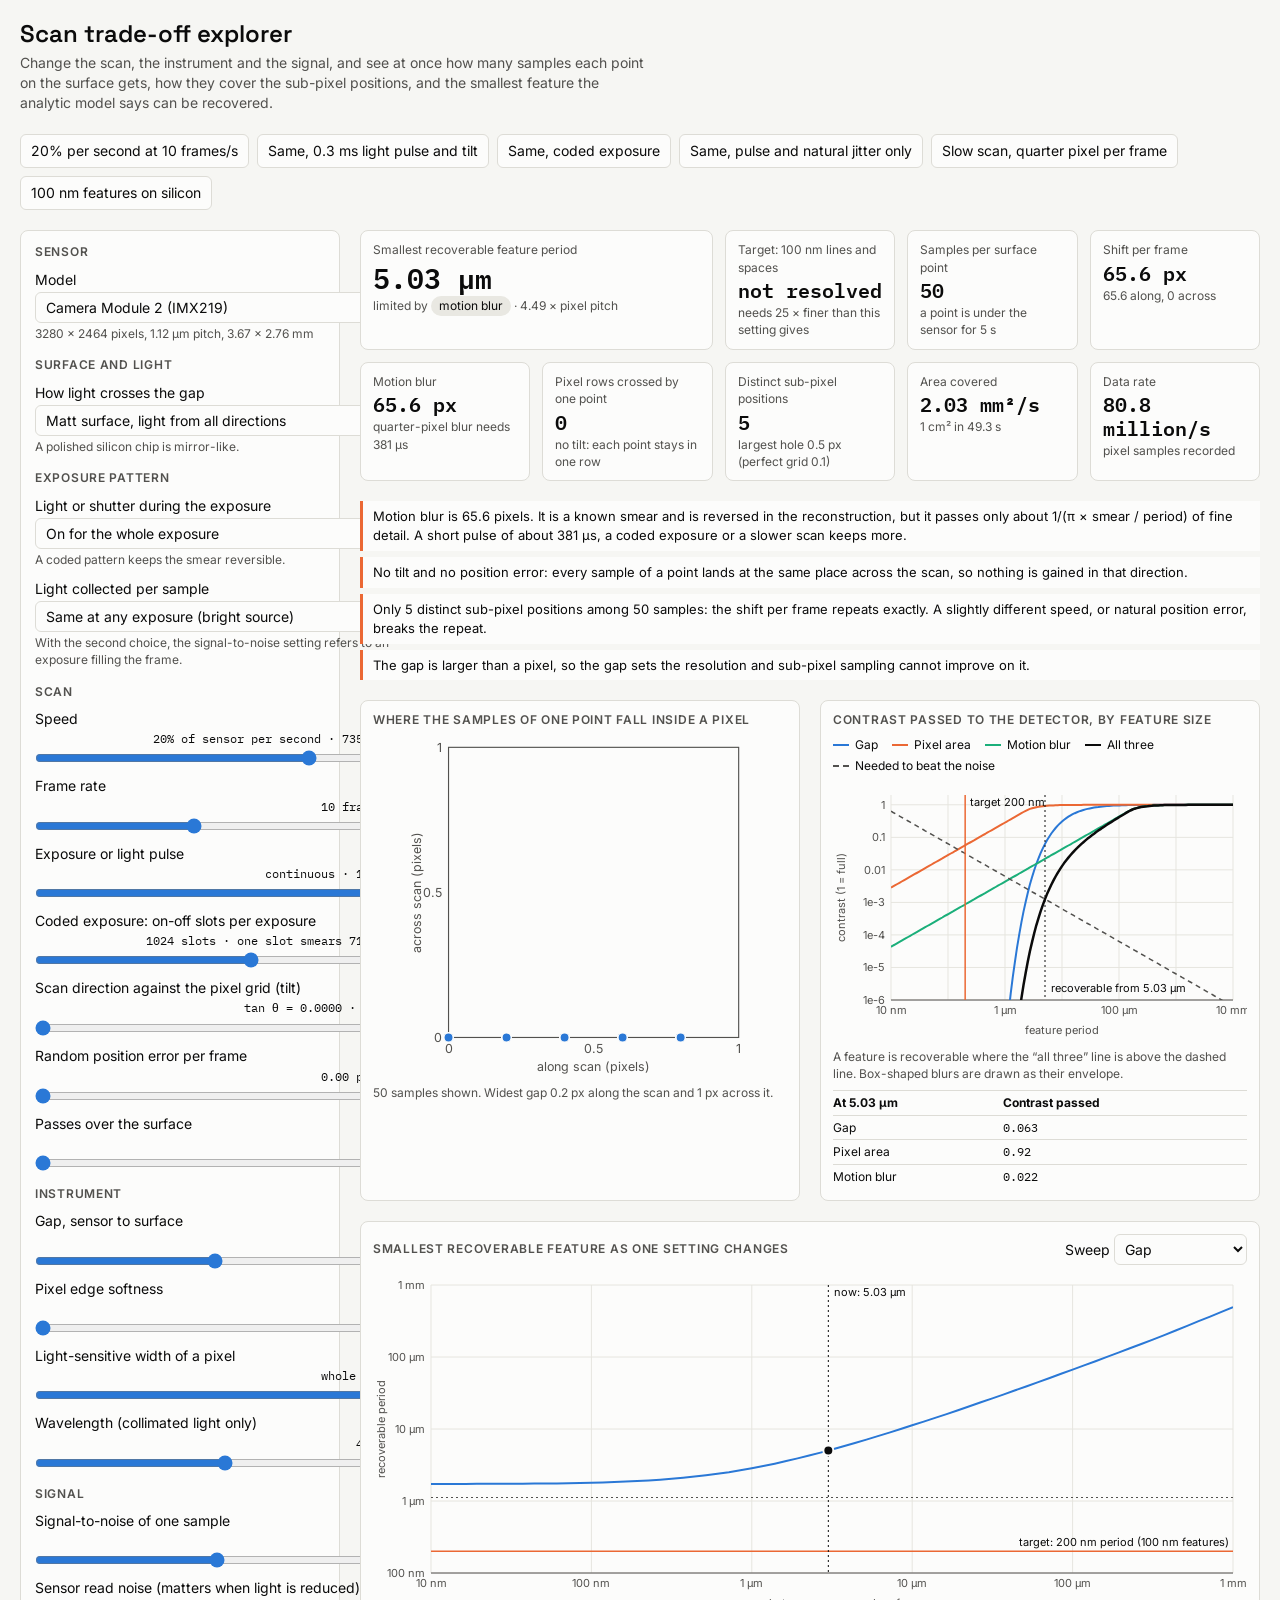
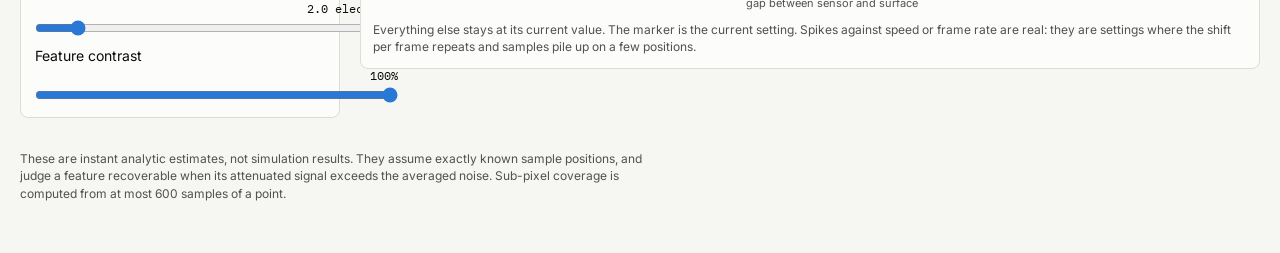
<file: explorer/index.html>
<!doctype html>
<html lang="en">
<head>
<meta charset="utf-8">
<meta name="viewport" content="width=device-width, initial-scale=1">
<title>Scan trade-off explorer</title>
<link rel="stylesheet" href="https://fonts.googleapis.com/css2?family=IBM+Plex+Mono:wght@400;600&family=Inter:wght@400;600&family=Space+Grotesk:wght@600&display=swap">
<link rel="stylesheet" href="style.css">
</head>
<body>
<div id="app"></div>
<script src="model.js"></script>
<script src="app.js"></script>
</body>
</html>
</file>
<file: explorer/style.css>
/* Layout: a control column beside a results column; stacks to one column when narrow. */
:root {
  --bg: #f6f6f3;
  --panel: #fcfcfb;
  --line: #dddcd6;
  --fg: #0b0b0b;
  --fg2: #52514e;
  --accent: #2a78d6;
  --s-gap: #2a78d6;
  --s-pixel: #eb6834;
  --s-motion: #1baf7a;
  --s-total: #0b0b0b;
  --grid: #e6e5df;
  --pill: #e9e8e2;
  --font-display: "Space Grotesk", "Segoe UI", system-ui, sans-serif;
  --font-body: "Inter", "Segoe UI", system-ui, sans-serif;
  --font-data: "IBM Plex Mono", ui-monospace, "SF Mono", Menlo, Consolas, monospace;
}
@media (prefers-color-scheme: dark) {
  :root:not([data-theme="light"]) {
    --bg: #121211;
    --panel: #1a1a19;
    --line: #34332f;
    --fg: #f0efec;
    --fg2: #c3c2b7;
    --accent: #3987e5;
    --s-gap: #3987e5;
    --s-pixel: #d95926;
    --s-motion: #199e70;
    --s-total: #f0efec;
    --grid: #2a2a27;
    --pill: #2c2b28;
    color-scheme: dark;
  }
}
:root[data-theme="dark"] {
  --bg: #121211;
  --panel: #1a1a19;
  --line: #34332f;
  --fg: #f0efec;
  --fg2: #c3c2b7;
  --accent: #3987e5;
  --s-gap: #3987e5;
  --s-pixel: #d95926;
  --s-motion: #199e70;
  --s-total: #f0efec;
  --grid: #2a2a27;
  --pill: #2c2b28;
  color-scheme: dark;
}

body {
  margin: 0;
  background: var(--bg);
  color: var(--fg);
  font: 14px/1.45 var(--font-body);
}
.wrap {
  max-width: 1240px;
  margin: 0 auto;
  padding-block: 20px 40px;
  padding-left: max(16px, env(safe-area-inset-left, 0px));
  padding-right: max(16px, env(safe-area-inset-right, 0px));
  display: grid;
  gap: 20px;
}
header h1 {
  font: 600 24px/1.2 var(--font-display);
  margin: 0 0 4px;
  text-wrap: balance;
}
header p { margin: 0; color: var(--fg2); max-width: 70ch; }

.presets { display: flex; flex-wrap: wrap; gap: 8px; }
button.preset {
  font: inherit;
  color: var(--fg);
  background: var(--panel);
  border: 1px solid var(--line);
  border-radius: 6px;
  padding: 6px 10px;
  cursor: pointer;
}
button.preset:hover { border-color: var(--accent); }
button.preset:focus-visible, select:focus-visible, input:focus-visible {
  outline: 2px solid var(--accent);
  outline-offset: 2px;
}

.layout { display: grid; grid-template-columns: minmax(260px, 320px) minmax(0, 1fr); gap: 20px; align-items: start; }
@media (max-width: 820px) { .layout { grid-template-columns: minmax(0, 1fr); } }

.controls {
  background: var(--panel);
  border: 1px solid var(--line);
  border-radius: 8px;
  padding: 14px;
  display: grid;
  gap: 16px;
}
.controls h2, .card h2 {
  font: 600 12px/1.2 var(--font-body);
  letter-spacing: 0.06em;
  text-transform: uppercase;
  color: var(--fg2);
  margin: 0;
}
.group { display: grid; gap: 10px; }
.ctl { display: grid; gap: 2px; }
.ctl label { display: flex; justify-content: space-between; gap: 8px; align-items: baseline; }
.ctl .val { font: 12px var(--font-data); color: var(--fg); text-align: right; }
.ctl .hint { font-size: 12px; color: var(--fg2); }
.ctl input[type="range"] { width: 100%; margin: 2px 0 0; accent-color: var(--accent); }
select {
  font: inherit;
  color: var(--fg);
  background: var(--panel);
  border: 1px solid var(--line);
  border-radius: 6px;
  padding: 5px 6px;
  max-width: 100%;
}

.results { display: grid; gap: 20px; min-width: 0; }
.tiles { display: grid; grid-template-columns: repeat(auto-fit, minmax(150px, 1fr)); gap: 12px; }
.tile {
  background: var(--panel);
  border: 1px solid var(--line);
  border-radius: 8px;
  padding: 10px 12px;
  display: grid;
  gap: 2px;
  align-content: start;
  min-width: 0;
}
.tile .k { font-size: 12px; color: var(--fg2); }
.tile .v { font: 600 20px/1.2 var(--font-data); font-variant-numeric: tabular-nums; overflow-wrap: anywhere; }
.tile .s { font-size: 12px; color: var(--fg2); }
.tile.hero { grid-column: span 2; }
.tile.hero .v { font-size: 28px; }
@media (max-width: 420px) { .tile.hero { grid-column: span 1; } }
.pill {
  display: inline-block;
  background: var(--pill);
  border-radius: 999px;
  padding: 1px 8px;
  font-size: 12px;
  color: var(--fg);
}

.notes { margin: 0; padding: 0; list-style: none; display: grid; gap: 6px; }
.notes li {
  border-left: 3px solid var(--s-pixel);
  background: var(--panel);
  padding: 6px 10px;
  font-size: 13px;
}

.charts { display: grid; grid-template-columns: repeat(auto-fit, minmax(300px, 1fr)); gap: 20px; }
.card {
  background: var(--panel);
  border: 1px solid var(--line);
  border-radius: 8px;
  padding: 12px;
  display: grid;
  gap: 8px;
  min-width: 0;
  align-content: start;
}
.card.wide { grid-column: 1 / -1; }
.card .cap { font-size: 12px; color: var(--fg2); margin: 0; }
.card .head { display: flex; flex-wrap: wrap; gap: 8px; justify-content: space-between; align-items: center; }
.chart { position: relative; }
.chart svg { display: block; max-width: 100%; height: auto; }
.chart.square svg { width: 100%; max-width: 340px; margin: 0 auto; }
.chart text { font: 11px var(--font-body); fill: var(--fg2); }
.chart .tick { stroke: var(--grid); stroke-width: 1; }
.chart .axis { stroke: var(--fg2); stroke-width: 1; }
.chart .cross { stroke: var(--fg2); stroke-width: 1; stroke-dasharray: 3 3; }
.legend { display: flex; flex-wrap: wrap; gap: 4px 14px; font-size: 12px; color: var(--fg); }
.legend span { display: inline-flex; align-items: center; gap: 6px; }
.legend i { display: inline-block; width: 16px; height: 0; border-top: 2px solid; }
.legend i.dash { border-top-style: dashed; }
.tip {
  position: absolute;
  pointer-events: none;
  background: var(--panel);
  border: 1px solid var(--line);
  border-radius: 6px;
  padding: 6px 8px;
  font: 12px/1.4 var(--font-data);
  color: var(--fg);
  white-space: nowrap;
  z-index: 2;
}
.tip b { font-weight: 600; }
table.mini { border-collapse: collapse; font-size: 12px; width: 100%; }
table.mini th, table.mini td { text-align: left; padding: 3px 8px 3px 0; border-top: 1px solid var(--line); }
table.mini td.num { font-family: var(--font-data); font-variant-numeric: tabular-nums; }
footer { font-size: 12px; color: var(--fg2); max-width: 80ch; }
</file>
